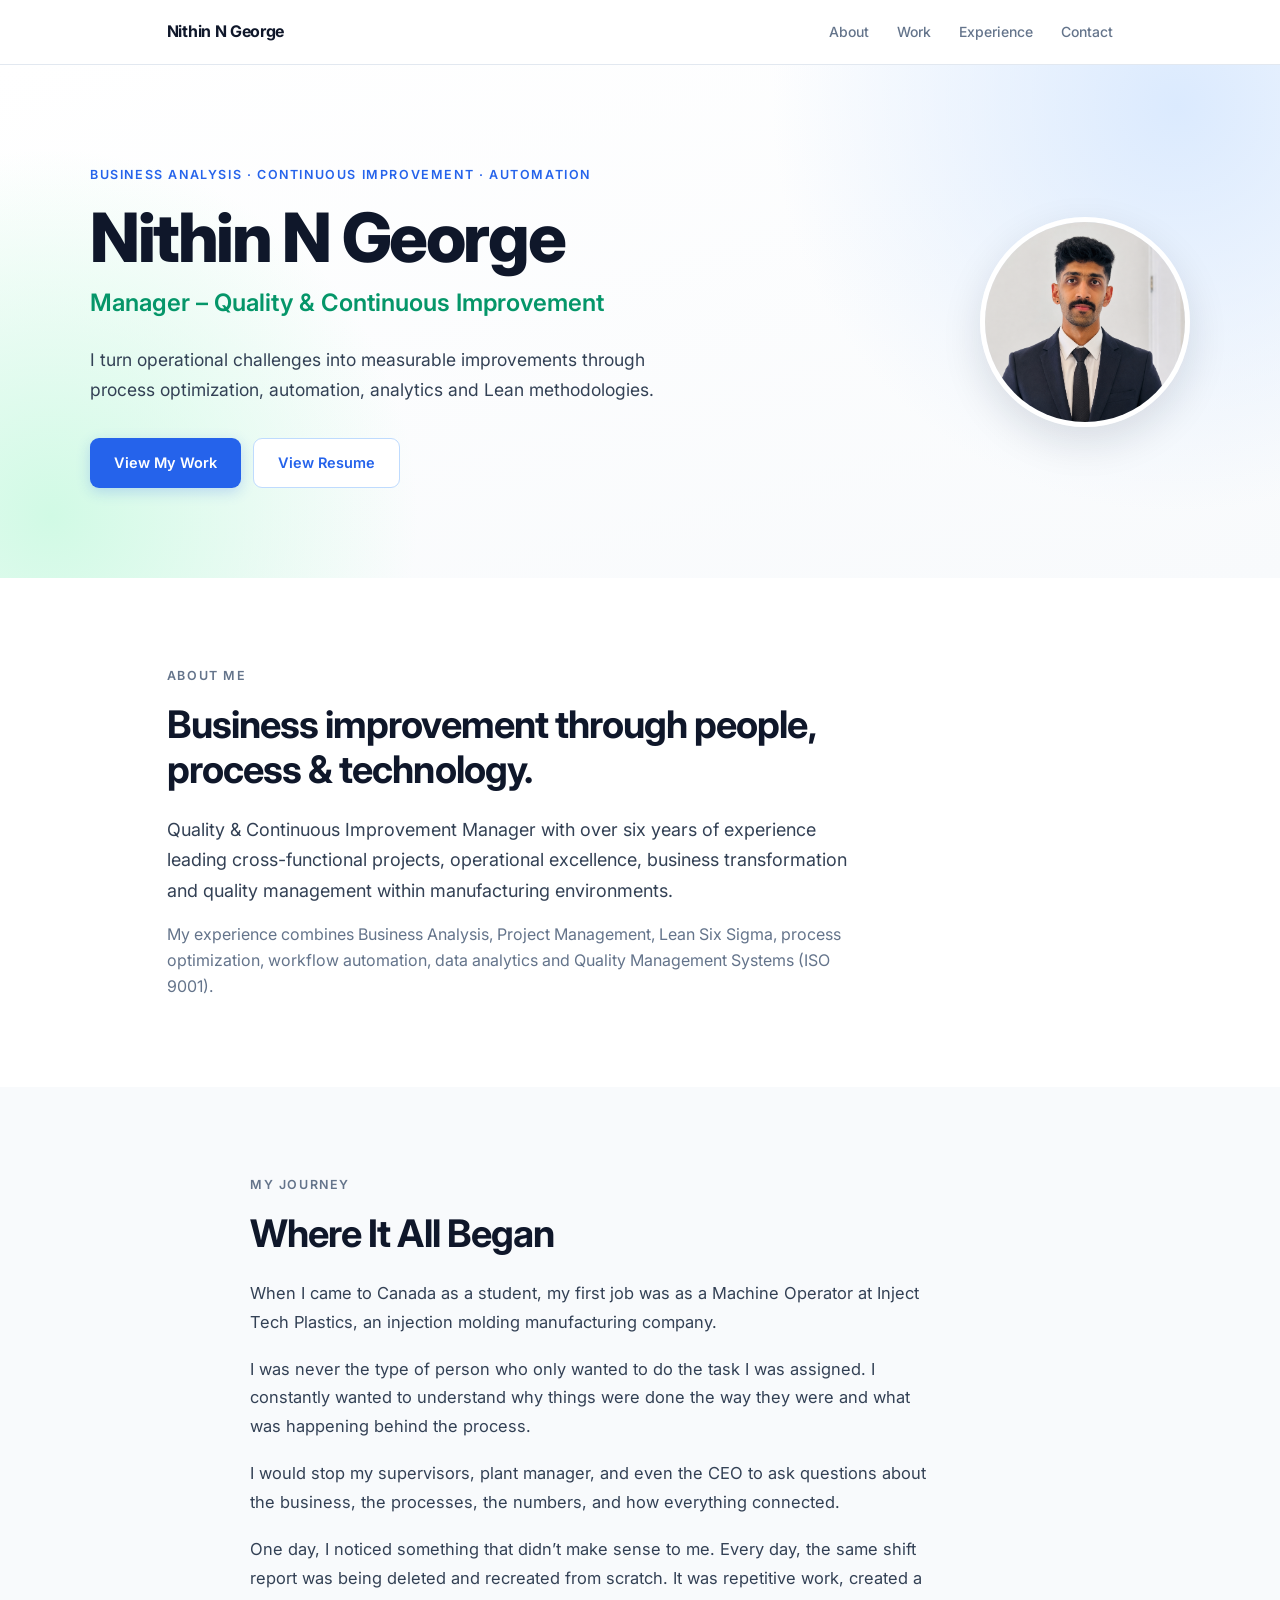
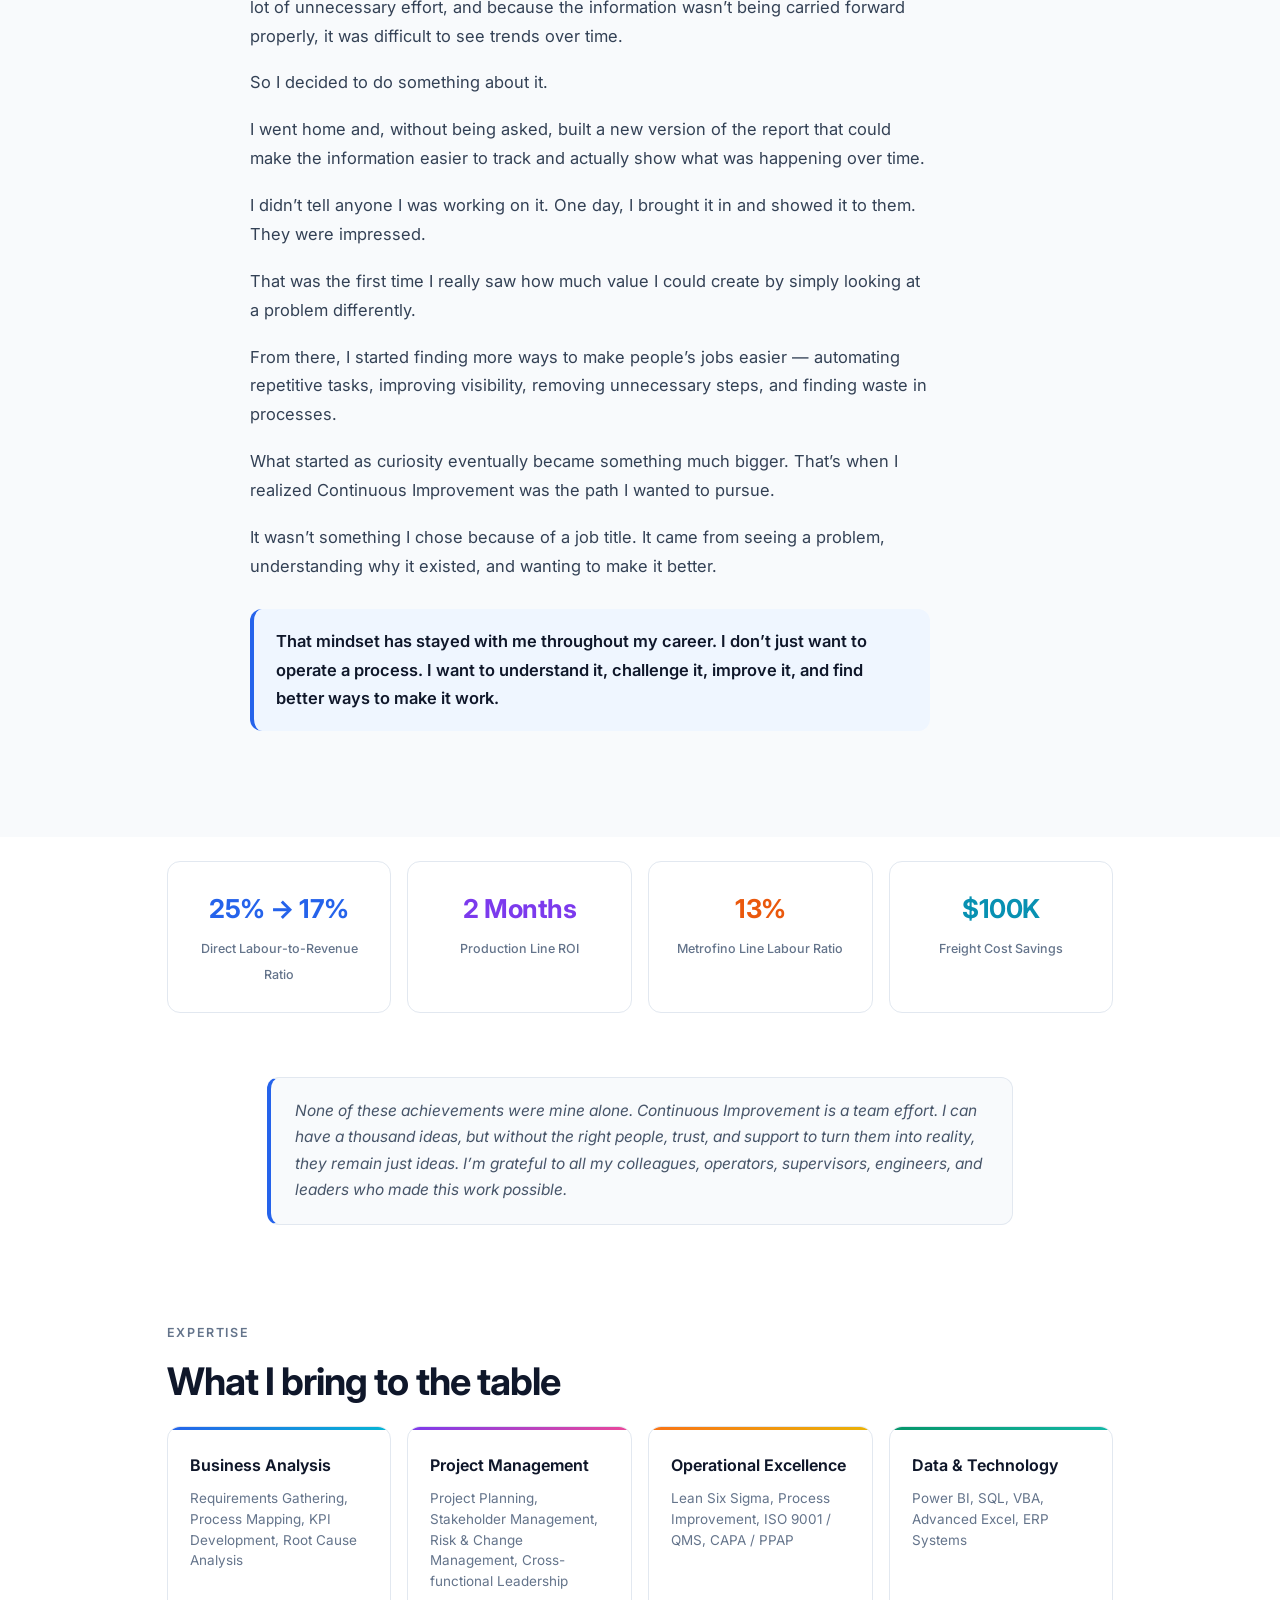
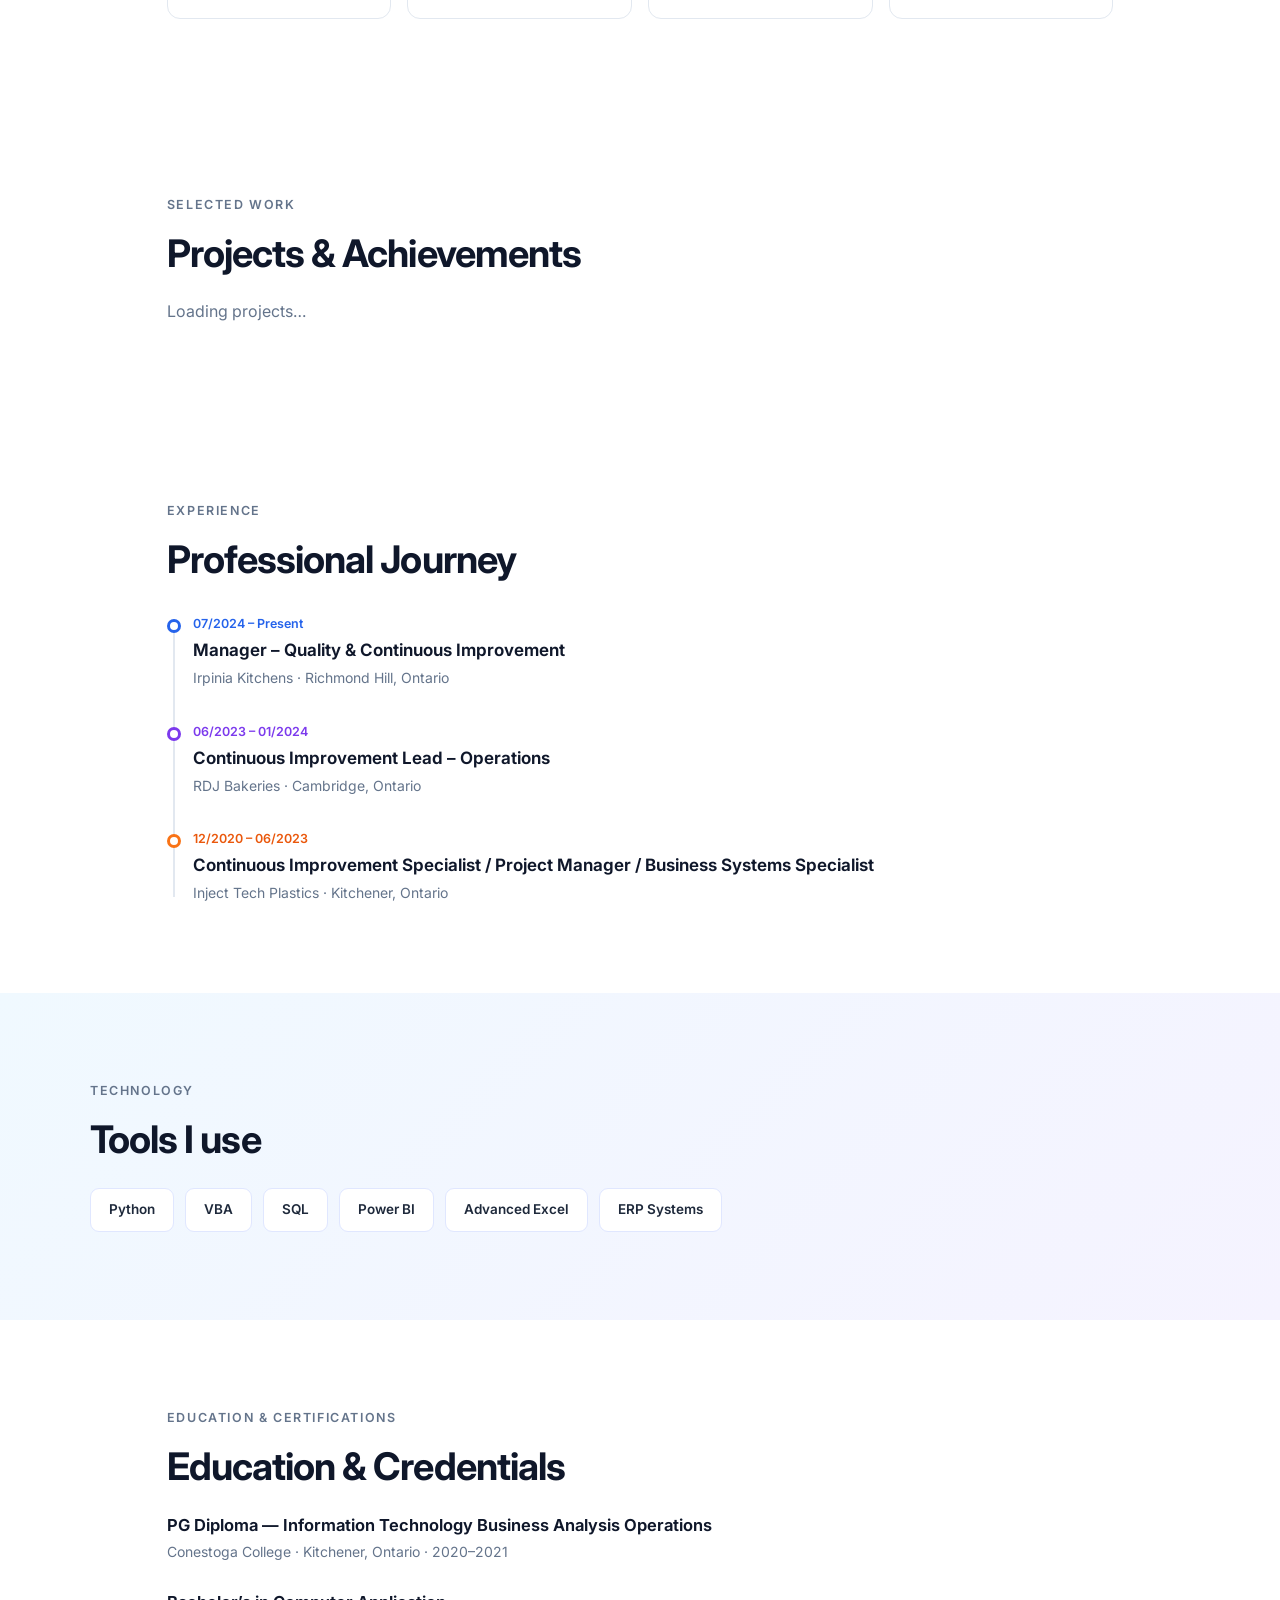
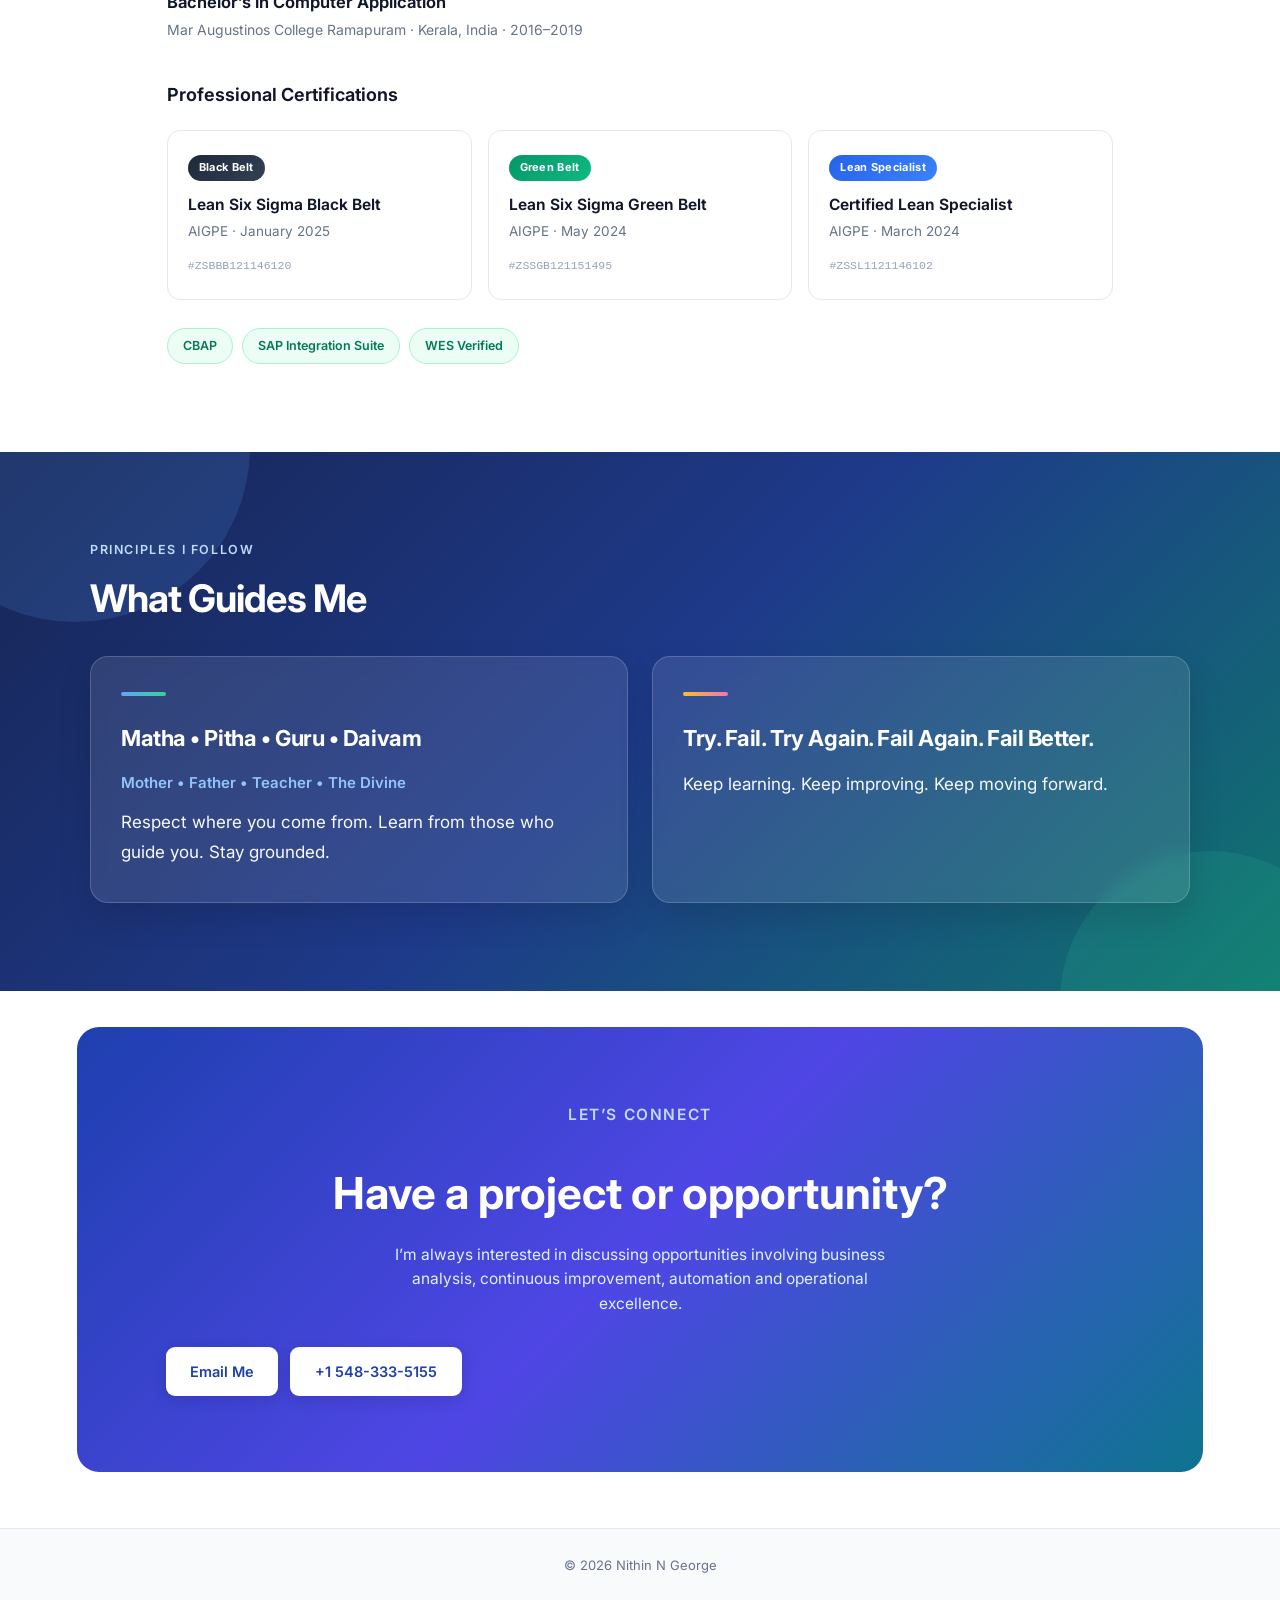
<file: index.html>
<!DOCTYPE html>
<html lang="en">
<head>
    <meta charset="UTF-8">
    <meta name="viewport" content="width=device-width, initial-scale=1.0">
    <title>Nithin N George | Portfolio</title>
    <link rel="preconnect" href="https://fonts.googleapis.com">
    <link rel="preconnect" href="https://fonts.gstatic.com" crossorigin>
    <link href="https://fonts.googleapis.com/css2?family=Inter:wght@400;500;600;700;800&display=swap" rel="stylesheet">
    <link rel="stylesheet" href="style.css">
</head>
<body>

    <!-- NAV -->
    <nav class="nav">
        <div class="nav-inner">
            <a href="#" class="logo">Nithin N George</a>
            <div class="nav-links">
                <a href="#about">About</a>
                <a href="#projects">Work</a>
                <a href="#experience">Experience</a>
                <a href="#contact">Contact</a>
            </div>
        </div>
    </nav>

    <!-- HERO -->
    <header class="hero">
        <div class="hero-content">
            <div class="hero-text">
                <p class="eyebrow">Business Analysis · Continuous Improvement · Automation</p>
                <h1>Nithin N George</h1>
                <h2>Manager – Quality & Continuous Improvement</h2>
                <p class="intro">
                    I turn operational challenges into measurable improvements through process optimization, automation, analytics and Lean methodologies.
                </p>
                <div class="buttons">
                    <a href="#projects" class="button">View My Work</a>
                    <a href="Nithin-George-Resume.pdf" class="button secondary" target="_blank">View Resume</a>
                </div>
            </div>

            <div class="hero-image">
                <img src="images/profile.jpg" alt="Nithin N George">
            </div>
        </div>
    </header>

    <!-- ABOUT -->
    <section class="section" id="about">
        <p class="section-label">About Me</p>
        <h2>Business improvement through people, process & technology.</h2>
        <p class="large-text">
            Quality & Continuous Improvement Manager with over six years of experience leading cross-functional projects, operational excellence, business transformation and quality management within manufacturing environments.
        </p>
        <p>
            My experience combines Business Analysis, Project Management, Lean Six Sigma, process optimization, workflow automation, data analytics and Quality Management Systems (ISO 9001).
        </p>
    </section>

    <!-- ORIGIN STORY -->
    <section class="section origin-story">
        <p class="section-label">My Journey</p>
        <h2>Where It All Began</h2>

        <div class="story-content">
            <p>
                When I came to Canada as a student, my first job was as a Machine Operator at Inject Tech Plastics, an injection molding manufacturing company.
            </p>
            <p>
                I was never the type of person who only wanted to do the task I was assigned. I constantly wanted to understand why things were done the way they were and what was happening behind the process.
            </p>
            <p>
                I would stop my supervisors, plant manager, and even the CEO to ask questions about the business, the processes, the numbers, and how everything connected.
            </p>
            <p>
                One day, I noticed something that didn’t make sense to me. Every day, the same shift report was being deleted and recreated from scratch. It was repetitive work, created a lot of unnecessary effort, and because the information wasn’t being carried forward properly, it was difficult to see trends over time.
            </p>
            <p>
                So I decided to do something about it.
            </p>
            <p>
                I went home and, without being asked, built a new version of the report that could make the information easier to track and actually show what was happening over time.
            </p>
            <p>
                I didn’t tell anyone I was working on it. One day, I brought it in and showed it to them. They were impressed.
            </p>
            <p>
                That was the first time I really saw how much value I could create by simply looking at a problem differently.
            </p>
            <p>
                From there, I started finding more ways to make people’s jobs easier — automating repetitive tasks, improving visibility, removing unnecessary steps, and finding waste in processes.
            </p>
            <p>
                What started as curiosity eventually became something much bigger. That’s when I realized Continuous Improvement was the path I wanted to pursue.
            </p>
            <p>
                It wasn’t something I chose because of a job title. It came from seeing a problem, understanding why it existed, and wanting to make it better.
            </p>
            <p class="story-highlight">
                That mindset has stayed with me throughout my career. I don’t just want to operate a process. I want to understand it, challenge it, improve it, and find better ways to make it work.
            </p>
        </div>
    </section>

    <!-- KEY RESULTS -->
    <section class="results">
        <div class="result">
            <strong>25% → 17%</strong>
            <span>Direct Labour-to-Revenue Ratio</span>
        </div>
        <div class="result">
            <strong>2 Months</strong>
            <span>Production Line ROI</span>
        </div>
        <div class="result">
            <strong>13%</strong>
            <span>Metrofino Line Labour Ratio</span>
        </div>
        <div class="result">
            <strong>$100K</strong>
            <span>Freight Cost Savings</span>
        </div>
    </section>

    <!-- TEAMWORK NOTE (Top) -->
    <div class="team-note-top">
        <p>
            None of these achievements were mine alone. Continuous Improvement is a team effort. 
            I can have a thousand ideas, but without the right people, trust, and support to turn them into reality, they remain just ideas. 
            I’m grateful to all my colleagues, operators, supervisors, engineers, and leaders who made this work possible.
        </p>
    </div>

    <!-- SKILLS -->
    <section class="section">
        <p class="section-label">Expertise</p>
        <h2>What I bring to the table</h2>
        <div class="skills-grid">
            <div class="skill">
                <h3>Business Analysis</h3>
                <p>Requirements Gathering, Process Mapping, KPI Development, Root Cause Analysis</p>
            </div>
            <div class="skill">
                <h3>Project Management</h3>
                <p>Project Planning, Stakeholder Management, Risk & Change Management, Cross-functional Leadership</p>
            </div>
            <div class="skill">
                <h3>Operational Excellence</h3>
                <p>Lean Six Sigma, Process Improvement, ISO 9001 / QMS, CAPA / PPAP</p>
            </div>
            <div class="skill">
                <h3>Data & Technology</h3>
                <p>Power BI, SQL, VBA, Advanced Excel, ERP Systems</p>
            </div>
        </div>
    </section>

    <!-- PROJECTS -->
    <section class="section" id="projects">
        <p class="section-label">Selected Work</p>
        <h2>Projects & Achievements</h2>
        <div class="projects-grid" id="projects-grid">
            <p>Loading projects…</p>
        </div>
    </section>

    <!-- EXPERIENCE -->
    <section class="section" id="experience">
        <p class="section-label">Experience</p>
        <h2>Professional Journey</h2>
        <div class="timeline">
            <div class="timeline-item">
                <div class="timeline-marker"></div>
                <div class="timeline-content">
                    <span>07/2024 – Present</span>
                    <h3>Manager – Quality & Continuous Improvement</h3>
                    <p>Irpinia Kitchens · Richmond Hill, Ontario</p>
                </div>
            </div>
            <div class="timeline-item">
                <div class="timeline-marker"></div>
                <div class="timeline-content">
                    <span>06/2023 – 01/2024</span>
                    <h3>Continuous Improvement Lead – Operations</h3>
                    <p>RDJ Bakeries · Cambridge, Ontario</p>
                </div>
            </div>
            <div class="timeline-item">
                <div class="timeline-marker"></div>
                <div class="timeline-content">
                    <span>12/2020 – 06/2023</span>
                    <h3>Continuous Improvement Specialist / Project Manager / Business Systems Specialist</h3>
                    <p>Inject Tech Plastics · Kitchener, Ontario</p>
                </div>
            </div>
        </div>
    </section>

    <!-- TECHNOLOGY -->
    <section class="section dark-section">
        <p class="section-label">Technology</p>
        <h2>Tools I use</h2>
        <div class="tech-list">
            <span>Python</span>
            <span>VBA</span>
            <span>SQL</span>
            <span>Power BI</span>
            <span>Advanced Excel</span>
            <span>ERP Systems</span>
        </div>
    </section>

    <!-- EDUCATION & CERTIFICATIONS -->
    <section class="section">
        <p class="section-label">Education & Certifications</p>
        <h2>Education & Credentials</h2>

        <div class="education">
            <div class="edu-item">
                <h3>PG Diploma — Information Technology Business Analysis Operations</h3>
                <p>Conestoga College · Kitchener, Ontario · 2020–2021</p>
            </div>
            <div class="edu-item">
                <h3>Bachelor’s in Computer Application</h3>
                <p>Mar Augustinos College Ramapuram · Kerala, India · 2016–2019</p>
            </div>
        </div>

        <div class="certifications-header">
            <h3>Professional Certifications</h3>
        </div>

        <div class="cert-cards">
            <div class="cert-card">
                <div class="cert-badge black-belt">Black Belt</div>
                <h4>Lean Six Sigma Black Belt</h4>
                <p>AIGPE · January 2025</p>
                <span class="cert-id">#ZSBBB121146120</span>
            </div>

            <div class="cert-card">
                <div class="cert-badge green-belt">Green Belt</div>
                <h4>Lean Six Sigma Green Belt</h4>
                <p>AIGPE · May 2024</p>
                <span class="cert-id">#ZSSGB121151495</span>
            </div>

            <div class="cert-card">
                <div class="cert-badge lean">Lean Specialist</div>
                <h4>Certified Lean Specialist</h4>
                <p>AIGPE · March 2024</p>
                <span class="cert-id">#ZSSL1121146102</span>
            </div>
        </div>

        <div class="certifications">
            <span>CBAP</span>
            <span>SAP Integration Suite</span>
            <span>WES Verified</span>
        </div>
    </section>

    <!-- PRINCIPLES -->
    
    <section class="section principles">
    
        <p class="section-label">
            Principles I Follow
        </p>
    
        <h2>
            What Guides Me
        </h2>
    
        <div class="principles-grid">
    
            <div class="principle-card">
    
                <h3>
                    Matha • Pitha • Guru • Daivam
                </h3>
    
                <p class="translation">
                    Mother • Father • Teacher • The Divine
                </p>
    
                <p class="philosophy">
                    Respect where you come from. Learn from those who guide you.
                    Stay grounded.
                </p>
    
            </div>
    
            <div class="principle-card">
    
                <h3>
                    Try. Fail. Try Again. Fail Again. Fail Better.
                </h3>
    
                <p class="philosophy">
                    Keep learning. Keep improving. Keep moving forward.
                </p>
    
            </div>
    
        </div>
    
    </section>

    <!-- CONTACT -->
    <section class="contact" id="contact">
        <p class="section-label">Let’s Connect</p>
        <h2>Have a project or opportunity?</h2>
        <p>
            I’m always interested in discussing opportunities involving business analysis, continuous improvement, automation and operational excellence.
        </p>
        <div class="contact-buttons">
            <a href="mailto:nithin.g50@gmail.com" class="button">Email Me</a>
            <a href="tel:+1 548-333-5155" class="button secondary-light"> +1 548-333-5155</a>
        </div>
    </section>

    <footer>
        <p>© 2026 Nithin N George</p>
    </footer>

<script type="module" src="portfolio.js"></script>
</body>
</html>
</file>
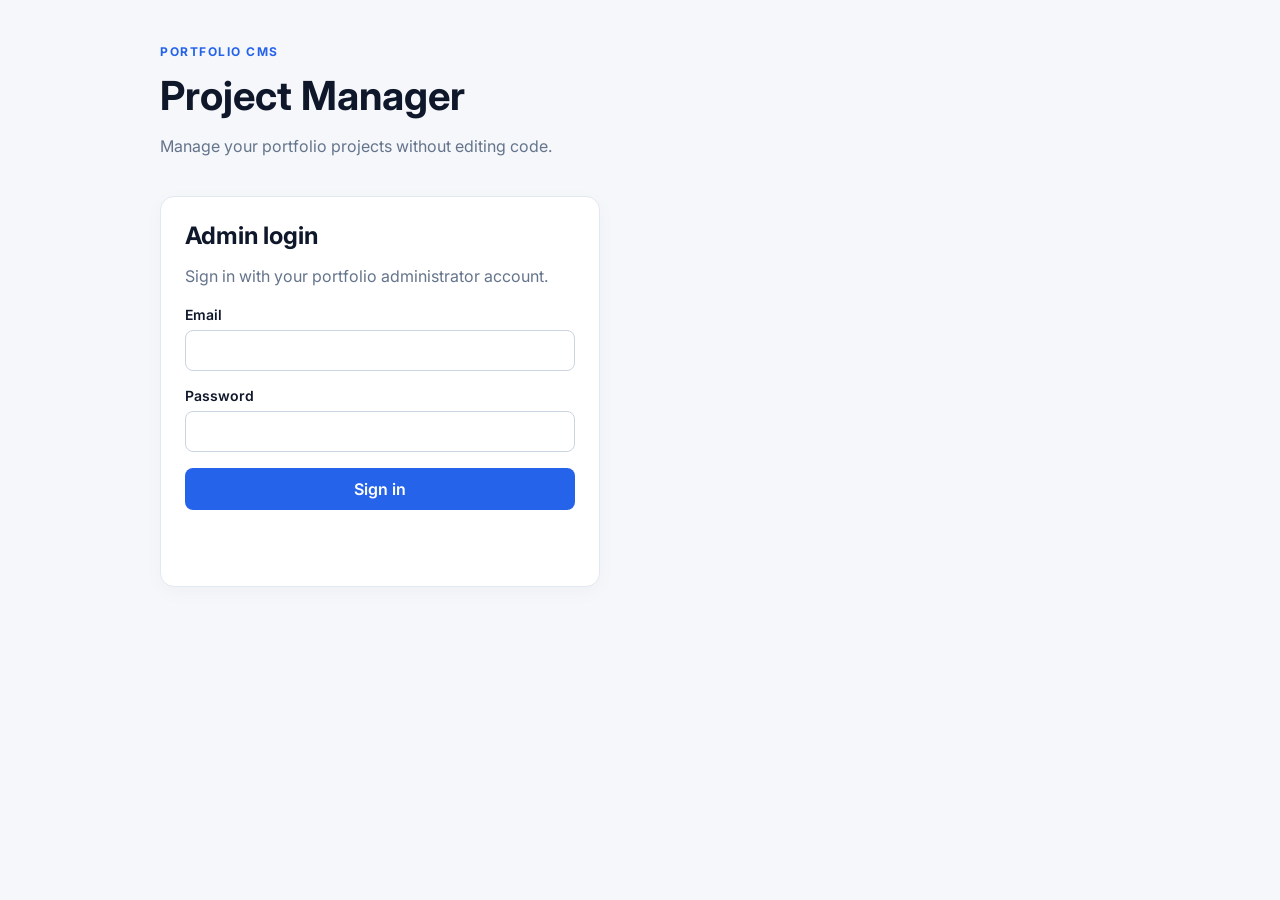
<file: admin.html>
<!doctype html>
<html lang="en">
<head>
<meta charset="utf-8">
<meta name="viewport" content="width=device-width, initial-scale=1">
<title>Portfolio CMS | Nithin N George</title>
<link rel="preconnect" href="https://fonts.googleapis.com">
<link href="https://fonts.googleapis.com/css2?family=Inter:wght@400;500;600;700&display=swap" rel="stylesheet">
<link rel="stylesheet" href="admin.css">
</head>
<body>
<div class="shell">
  <header><div><p class="eyebrow">PORTFOLIO CMS</p><h1>Project Manager</h1><p class="muted">Manage your portfolio projects without editing code.</p></div><button id="logout" class="secondary hidden">Log out</button></header>
  <section id="login-panel" class="panel login-panel">
    <h2>Admin login</h2><p class="muted">Sign in with your portfolio administrator account.</p>
    <form id="login-form"><label>Email<input id="email" type="email" required autocomplete="email"></label><label>Password<input id="password" type="password" required autocomplete="current-password"></label><button type="submit">Sign in</button></form>
    <p id="login-message" class="message"></p>
  </section>
  <section id="app-panel" class="hidden">
    <div class="toolbar"><h2>Your projects</h2><button id="new-project">+ Add project</button></div>
    <p id="status" class="message"></p>
    <div id="project-list" class="project-list"></div>
    <section id="editor" class="panel hidden">
      <div class="toolbar"><h2 id="editor-title">New project</h2><button id="close-editor" class="secondary">Close</button></div>
      <form id="project-form">
        <input id="project-id" type="hidden">
        <div class="form-grid">
          <label>Project title *<input id="title" required></label>
          <label>Company / client<input id="company"></label>
          <label>Category<input id="category" placeholder="Automation, CI, Analytics…"></label>
          <label>Start date<input id="start-date" placeholder="2025"></label>
          <label>End date<input id="end-date" placeholder="Present"></label>
          <label>Key metric / result<input id="metrics" placeholder="e.g. 25% → 17%"></label>
        </div>
        <label>Short description *<textarea id="description" required rows="3"></textarea></label>
        <label>Problem<textarea id="problem" rows="3"></textarea></label>
        <label>Solution<textarea id="solution" rows="3"></textarea></label>
        <label>Results<textarea id="results" rows="3"></textarea></label>
        <label>Skills / tools (comma separated)<input id="skills" placeholder="Lean, Power BI, Python"></label>
        <label>Cover image<input id="cover-file" type="file" accept="image/*"></label>
        <div id="cover-preview" class="preview"></div>
        <label>Gallery images (select multiple)<input id="gallery-files" type="file" accept="image/*" multiple></label>
        <div id="gallery-preview" class="preview"></div>
        <div class="checks"><label><input id="featured" type="checkbox"> Featured project</label><label><input id="published" type="checkbox"> Publish on website</label></div>
        <button type="submit" id="save-project">Save project</button>
      </form>
    </section>
  </section>
</div>
<script type="module" src="admin.js"></script>
</body></html>
</file>
<file: style.css>
/* =========================
   BASE
========================= */
:root {
    --navy: #0f172a;
    --slate: #1e293b;
    --blue: #2563eb;
    --blue-dark: #1d4ed8;
    --green: #059669;
    --text: #334155;
    --muted: #64748b;
    --border: #e2e8f0;
    --bg: #ffffff;
    --bg-soft: #f8fafc;
}

* {
    box-sizing: border-box;
    margin: 0;
    padding: 0;
}

html {
    scroll-behavior: smooth;
}

body {
    font-family: 'Inter', system-ui, -apple-system, sans-serif;
    background: var(--bg);
    color: var(--navy);
    line-height: 1.6;
    -webkit-font-smoothing: antialiased;
}

a {
    text-decoration: none;
    color: inherit;
}

/* =========================
   NAV
========================= */
.nav {
    position: sticky;
    top: 0;
    z-index: 100;
    background: rgba(255, 255, 255, 0.92);
    backdrop-filter: blur(12px);
    border-bottom: 1px solid var(--border);
}

.nav-inner {
    max-width: 1100px;
    margin: 0 auto;
    padding: 0 6%;
    height: 64px;
    display: flex;
    align-items: center;
    justify-content: space-between;
}

.logo {
    font-weight: 700;
    font-size: 16px;
    letter-spacing: -0.02em;
    color: var(--navy);
}

.nav-links {
    display: flex;
    gap: 28px;
}

.nav-links a {
    font-size: 14px;
    font-weight: 500;
    color: var(--muted);
    transition: color 0.2s;
}

.nav-links a:hover {
    color: var(--blue);
}

/* =========================
   HERO
========================= */
.hero {
    padding: 100px 6% 90px;
    background:
        radial-gradient(circle at 92% 8%, #dbeafe 0%, transparent 32%),
        radial-gradient(circle at 4% 88%, #d1fae5 0%, transparent 28%),
        linear-gradient(165deg, #ffffff 0%, #f8fafc 100%);
}

.hero-content {
    max-width: 1100px;
    margin: 0 auto;
    display: flex;
    align-items: center;
    justify-content: space-between;
    gap: 50px;
}

.hero-text {
    flex: 1;
    max-width: 620px;
}

.eyebrow,
.section-label {
    color: var(--blue);
    font-size: 12.5px;
    font-weight: 600;
    letter-spacing: 1.6px;
    text-transform: uppercase;
    margin-bottom: 16px;
}

.hero h1 {
    font-size: clamp(46px, 7vw, 68px);
    font-weight: 800;
    line-height: 1.08;
    letter-spacing: -0.035em;
    color: var(--navy);
    margin-bottom: 10px;
}

.hero h2 {
    font-size: clamp(18px, 2.6vw, 24px);
    font-weight: 600;
    color: var(--green);
    margin-bottom: 22px;
}

.intro {
    font-size: 17.5px;
    color: var(--text);
    max-width: 580px;
    margin-bottom: 34px;
    line-height: 1.7;
}

.hero-image {
    flex-shrink: 0;
}

.hero-image img {
    width: 210px;
    height: 210px;
    object-fit: cover;
    border-radius: 50%;
    border: 5px solid white;
    box-shadow: 0 15px 40px rgba(15, 23, 42, 0.12);
}

/* =========================
   BUTTONS
========================= */
.buttons,
.contact-buttons {
    display: flex;
    gap: 12px;
    flex-wrap: wrap;
}

.button {
    display: inline-flex;
    align-items: center;
    padding: 12px 24px;
    background: var(--blue);
    color: white;
    border-radius: 9px;
    font-weight: 600;
    font-size: 14.5px;
    transition: all 0.22s ease;
    box-shadow: 0 4px 14px rgba(37, 99, 235, 0.22);
}

.button:hover {
    background: var(--blue-dark);
    transform: translateY(-2px);
    box-shadow: 0 8px 20px rgba(37, 99, 235, 0.28);
}

.button.secondary {
    background: white;
    color: var(--blue);
    border: 1.5px solid #bfdbfe;
    box-shadow: none;
}

.button.secondary:hover {
    background: #eff6ff;
    border-color: #93c5fd;
}

.button.secondary-light {
    background: rgba(255, 255, 255, 0.15);
    color: white;
    border: 1.5px solid rgba(255, 255, 255, 0.35);
    box-shadow: none;
}

.button.secondary-light:hover {
    background: rgba(255, 255, 255, 0.25);
}

/* =========================
   SECTIONS
========================= */
.section {
    padding: 88px 6%;
    max-width: 1100px;
    margin: 0 auto;
}

.section h2 {
    font-size: clamp(28px, 4.2vw, 38px);
    font-weight: 700;
    line-height: 1.2;
    letter-spacing: -0.025em;
    color: var(--navy);
    margin-bottom: 22px;
    max-width: 680px;
}

.section p {
    color: var(--muted);
    max-width: 680px;
}

.large-text {
    font-size: 18px;
    color: var(--text) !important;
    margin-bottom: 16px;
    line-height: 1.7;
}

/* =========================
   ORIGIN STORY
========================= */
.origin-story {
    background: #f8fafc;
    max-width: none;
    padding-left: 6%;
    padding-right: 6%;
}

.origin-story .section-label,
.origin-story h2,
.origin-story .story-content {
    max-width: 780px;
    margin-left: auto;
    margin-right: auto;
}

.story-content p {
    font-size: 16.5px;
    line-height: 1.75;
    color: #334155;
    margin-bottom: 18px;
}

.story-highlight {
    font-weight: 600;
    color: #0f172a !important;
    background: #eff6ff;
    padding: 18px 22px;
    border-radius: 12px;
    border-left: 4px solid #2563eb;
    margin-top: 28px;
}

/* =========================
   RESULTS
========================= */
.results {
    display: grid;
    grid-template-columns: repeat(4, 1fr);
    gap: 16px;
    padding: 24px 6%;
    max-width: 1100px;
    margin: 0 auto;
}

.result {
    background: white;
    border: 1px solid var(--border);
    border-radius: 13px;
    padding: 26px 18px;
    text-align: center;
    transition: all 0.22s ease;
}

.result:hover {
    transform: translateY(-4px);
    box-shadow: 0 12px 28px rgba(15, 23, 42, 0.07);
}

.result strong {
    display: block;
    font-size: 26px;
    font-weight: 700;
    color: var(--blue);
    margin-bottom: 5px;
    letter-spacing: -0.02em;
}

.result:nth-child(2) strong { color: #7c3aed; }
.result:nth-child(3) strong { color: #ea580c; }
.result:nth-child(4) strong { color: #0891b2; }

.result span {
    font-size: 12.5px;
    color: var(--muted);
    font-weight: 500;
}

/* =========================
   TEAMWORK NOTE (TOP)
========================= */
.team-note-top {
    max-width: 900px;
    margin: 40px auto 10px;
    padding: 0 6%;
}

.team-note-top p {
    background: #f8fafc;
    border: 1px solid #e2e8f0;
    border-left: 4px solid #2563eb;
    border-radius: 12px;
    padding: 20px 24px;
    font-size: 15.5px;
    line-height: 1.7;
    color: #475569;
    font-style: italic;
    margin: 0;
}

/* =========================
   SKILLS
========================= */
.skills-grid {
    display: grid;
    grid-template-columns: repeat(4, 1fr);
    gap: 16px;
    margin-top: 10px;
}

.skill {
    background: white;
    border: 1px solid var(--border);
    border-radius: 13px;
    padding: 26px 22px;
    transition: all 0.22s ease;
    position: relative;
    overflow: hidden;
}

.skill::before {
    content: "";
    position: absolute;
    top: 0;
    left: 0;
    right: 0;
    height: 3px;
    background: linear-gradient(90deg, #2563eb, #06b6d4);
}

.skill:nth-child(2)::before { background: linear-gradient(90deg, #7c3aed, #ec4899); }
.skill:nth-child(3)::before { background: linear-gradient(90deg, #f97316, #eab308); }
.skill:nth-child(4)::before { background: linear-gradient(90deg, #059669, #14b8a6); }

.skill:hover {
    transform: translateY(-5px);
    box-shadow: 0 14px 30px rgba(15, 23, 42, 0.07);
}

.skill h3 {
    font-size: 16px;
    font-weight: 650;
    color: var(--navy);
    margin-bottom: 9px;
}

.skill p {
    font-size: 13.5px;
    color: var(--muted);
    line-height: 1.55;
}

/* =========================
   PROJECTS
========================= */
.projects-grid {
    display: grid;
    grid-template-columns: repeat(3, 1fr);
    gap: 18px;
    margin-top: 10px;
}

.project {
    background: white;
    border: 1px solid var(--border);
    border-radius: 13px;
    padding: 26px;
    transition: all 0.22s ease;
    display: flex;
    flex-direction: column;
}

.project:hover {
    transform: translateY(-5px);
    box-shadow: 0 16px 36px rgba(15, 23, 42, 0.08);
}

.project > span {
    display: inline-block;
    width: fit-content;
    padding: 3px 9px;
    border-radius: 6px;
    background: #eff6ff;
    color: var(--blue);
    font-size: 11.5px;
    font-weight: 700;
    letter-spacing: 0.3px;
}

.project:nth-child(2) > span { background: #f5f3ff; color: #7c3aed; }
.project:nth-child(3) > span { background: #fff7ed; color: #ea580c; }
.project:nth-child(4) > span { background: #eff6ff; color: #2563eb; }
.project:nth-child(5) > span { background: #fdf2f8; color: #db2777; }
.project:nth-child(6) > span { background: #f0fdfa; color: #0f766e; }

.project h3 {
    font-size: 17px;
    font-weight: 650;
    color: var(--navy);
    margin: 13px 0 9px;
}

.project p {
    font-size: 14px;
    color: var(--muted);
    line-height: 1.6;
    flex-grow: 1;
    margin-bottom: 16px;
}

.project strong {
    display: inline-block;
    padding: 4px 11px;
    border-radius: 20px;
    background: #f1f5f9;
    color: var(--slate);
    font-size: 12px;
    font-weight: 600;
}

/* =========================
   EXPERIENCE
========================= */
.timeline {
    margin-top: 32px;
    position: relative;
    padding-left: 26px;
}

.timeline::before {
    content: "";
    position: absolute;
    left: 6px;
    top: 8px;
    bottom: 8px;
    width: 2px;
    background: #e2e8f0;
}

.timeline-item {
    position: relative;
    padding-bottom: 32px;
}

.timeline-item:last-child {
    padding-bottom: 0;
}

.timeline-marker {
    position: absolute;
    left: -26px;
    top: 5px;
    width: 14px;
    height: 14px;
    border-radius: 50%;
    background: white;
    border: 3px solid var(--blue);
    z-index: 1;
}

.timeline-item:nth-child(2) .timeline-marker { border-color: #7c3aed; }
.timeline-item:nth-child(3) .timeline-marker { border-color: #f97316; }

.timeline-content span {
    font-size: 12.5px;
    font-weight: 600;
    color: var(--blue);
    display: block;
    margin-bottom: 3px;
}

.timeline-item:nth-child(2) .timeline-content span { color: #7c3aed; }
.timeline-item:nth-child(3) .timeline-content span { color: #ea580c; }

.timeline-content h3 {
    font-size: 17px;
    font-weight: 650;
    color: var(--navy);
    margin-bottom: 3px;
}

.timeline-content p {
    font-size: 14px;
    color: var(--muted);
}

/* =========================
   TECHNOLOGY
========================= */
.dark-section {
    max-width: none;
    background: linear-gradient(135deg, #f0f9ff 0%, #f5f3ff 100%);
    padding-left: 6%;
    padding-right: 6%;
}

.dark-section .section-label,
.dark-section h2 {
    max-width: 1100px;
    margin-left: auto;
    margin-right: auto;
}

.tech-list {
    display: flex;
    flex-wrap: wrap;
    gap: 11px;
    margin-top: 26px;
    max-width: 1100px;
    margin-left: auto;
    margin-right: auto;
}

.tech-list span {
    padding: 10px 18px;
    background: white;
    border: 1px solid #e0e7ff;
    border-radius: 9px;
    font-size: 13.5px;
    font-weight: 600;
    color: var(--slate);
    transition: all 0.2s ease;
}

.tech-list span:hover {
    border-color: #93c5fd;
    color: var(--blue);
    transform: translateY(-2px);
}

/* =========================
   EDUCATION
========================= */
.education {
    margin-top: 14px;
}

.edu-item {
    margin-bottom: 26px;
}

.edu-item h3 {
    font-size: 16.5px;
    font-weight: 650;
    color: var(--navy);
    margin-bottom: 3px;
}

.edu-item p {
    font-size: 14px;
    color: var(--muted);
}

/* =========================
   CERTIFICATIONS
========================= */
.certifications-header {
    margin-top: 40px;
    margin-bottom: 20px;
}

.certifications-header h3 {
    font-size: 18px;
    font-weight: 650;
    color: var(--navy);
}

.cert-cards {
    display: grid;
    grid-template-columns: repeat(3, 1fr);
    gap: 16px;
    margin-bottom: 28px;
}

.cert-card {
    background: white;
    border: 1px solid var(--border);
    border-radius: 13px;
    padding: 22px 20px;
    transition: all 0.22s ease;
}

.cert-card:hover {
    transform: translateY(-4px);
    box-shadow: 0 12px 28px rgba(15, 23, 42, 0.07);
}

.cert-badge {
    display: inline-block;
    padding: 4px 11px;
    border-radius: 20px;
    font-size: 11px;
    font-weight: 700;
    letter-spacing: 0.3px;
    margin-bottom: 12px;
    color: white;
}

.cert-badge.black-belt {
    background: linear-gradient(135deg, #1e293b, #334155);
}

.cert-badge.green-belt {
    background: linear-gradient(135deg, #059669, #10b981);
}

.cert-badge.lean {
    background: linear-gradient(135deg, #2563eb, #3b82f6);
}

.cert-card h4 {
    font-size: 15.5px;
    font-weight: 650;
    color: var(--navy);
    margin-bottom: 4px;
}

.cert-card p {
    font-size: 13.5px;
    color: var(--muted);
    margin-bottom: 8px;
}

.cert-id {
    font-size: 11.5px;
    color: #94a3b8;
    font-family: ui-monospace, SFMono-Regular, Menlo, monospace;
}

.certifications {
    display: flex;
    flex-wrap: wrap;
    gap: 9px;
    margin-top: 8px;
}

.certifications span {
    padding: 7px 15px;
    background: #ecfdf5;
    border: 1px solid #a7f3d0;
    border-radius: 30px;
    font-size: 12.5px;
    font-weight: 600;
    color: #047857;
}

/* =========================
   CONTACT
========================= */
.contact {
    text-align: center;
    margin: 36px 6% 56px;
    padding: 76px 7%;
    border-radius: 22px;
    background: linear-gradient(135deg, #1e40af 0%, #4f46e5 50%, #0e7490 100%);
    color: white;
}

.contact .section-label {
    color: #bfdbfe;
}

.contact h2 {
    font-size: clamp(30px, 4.8vw, 44px);
    color: white;
    margin-bottom: 14px;
    max-width: none;
}

.contact p {
    max-width: 520px;
    margin: 0 auto 30px;
    color: #e0f2fe;
    font-size: 15.5px;
}

.contact .button {
    background: white;
    color: #1e40af;
    box-shadow: 0 4px 16px rgba(0, 0, 0, 0.12);
}

.contact .button:hover {
    background: #f8fafc;
}

/* =========================
   FOOTER
========================= */
footer {
    padding: 26px;
    text-align: center;
    background: var(--bg-soft);
    color: var(--muted);
    font-size: 13px;
    border-top: 1px solid var(--border);
}

/* =========================
   PRINCIPLES
========================= */

.principles {
    background:
        linear-gradient(
            135deg,
            #172554 0%,
            #1e3a8a 50%,
            #0f766e 100%
        );

    max-width: none;

    padding-left: 6%;
    padding-right: 6%;

    color: white;

    position: relative;

    overflow: hidden;
}

/* Soft background glow */

.principles::before {
    content: "";

    position: absolute;

    width: 350px;
    height: 350px;

    background: rgba(96, 165, 250, 0.15);

    border-radius: 50%;

    top: -180px;
    left: -100px;

    animation: principleFloat 10s ease-in-out infinite;
}

.principles::after {
    content: "";

    position: absolute;

    width: 300px;
    height: 300px;

    background: rgba(52, 211, 153, 0.12);

    border-radius: 50%;

    bottom: -160px;
    right: -80px;

    animation: principleFloatReverse 12s ease-in-out infinite;
}


/* Keep content above background effects */

.principles > * {
    position: relative;

    z-index: 2;
}


/* Section label */

.principles .section-label {
    color: #bfdbfe;

    max-width: 1100px;

    margin-left: auto;
    margin-right: auto;
}


/* Main heading */

.principles h2 {
    color: white;

    max-width: 1100px;

    margin-left: auto;
    margin-right: auto;

    margin-bottom: 35px;
}


/* Two principle cards */

.principles-grid {
    display: grid;

    grid-template-columns: repeat(2, 1fr);

    gap: 24px;

    max-width: 1100px;

    margin: 30px auto 0;
}


/* Individual cards */

.principle-card {
    background: rgba(255, 255, 255, 0.10);

    border: 1px solid rgba(255, 255, 255, 0.18);

    border-radius: 18px;

    padding: 35px 30px;

    backdrop-filter: blur(8px);

    -webkit-backdrop-filter: blur(8px);

    box-shadow:
        0 15px 35px rgba(0, 0, 0, 0.12);

    transition:
        transform 0.35s ease,
        background 0.35s ease,
        border-color 0.35s ease,
        box-shadow 0.35s ease;
}


/* Card hover */

.principle-card:hover {
    transform: translateY(-7px);

    background: rgba(255, 255, 255, 0.15);

    border-color: rgba(255, 255, 255, 0.35);

    box-shadow:
        0 22px 45px rgba(0, 0, 0, 0.18);
}


/* Card headings */

.principle-card h3 {
    font-size: 22px;

    font-weight: 700;

    color: white;

    margin-bottom: 14px;

    letter-spacing: -0.02em;
}


/* Card text */

.principle-card p {
    font-size: 16px;

    line-height: 1.7;

    color: #dbeafe;

    margin: 0;

    max-width: none;
}


/* Translation */

.principle-card .translation {
    color: #93c5fd;

    font-size: 15px;

    font-weight: 600;

    margin-bottom: 12px;
}


/* Philosophy statement */

.principle-card .philosophy {
    color: #f8fafc;

    font-size: 17px;

    line-height: 1.75;
}


/* Decorative line */

.principle-card::before {
    content: "";

    display: block;

    width: 45px;

    height: 4px;

    border-radius: 10px;

    background: linear-gradient(
        90deg,
        #60a5fa,
        #34d399
    );

    margin-bottom: 25px;
}


/* Different accent for second card */

.principle-card:nth-child(2)::before {
    background: linear-gradient(
        90deg,
        #fbbf24,
        #f472b6
    );
}


/* Floating background animations */

@keyframes principleFloat {

    0%,
    100% {
        transform: translate(0, 0);
    }

    50% {
        transform: translate(50px, 35px);
    }
}


@keyframes principleFloatReverse {

    0%,
    100% {
        transform: translate(0, 0);
    }

    50% {
        transform: translate(-40px, -30px);
    }
}


/* =========================
   MOBILE
========================= */

@media (max-width: 700px) {

    .principles {
        padding-left: 6%;
        padding-right: 6%;
    }

    .principles-grid {
        grid-template-columns: 1fr;

        gap: 18px;
    }

    .principle-card {
        padding: 28px 24px;
    }

    .principle-card h3 {
        font-size: 20px;
    }

    .principle-card .philosophy {
        font-size: 16px;
    }

}

/* =========================
   RESPONSIVE
========================= */
@media (max-width: 980px) {
    .skills-grid,
    .projects-grid {
        grid-template-columns: repeat(2, 1fr);
    }
    .results {
        grid-template-columns: repeat(2, 1fr);
    }
    .cert-cards {
        grid-template-columns: 1fr;
    }
}

@media (max-width: 900px) {
    .hero-content {
        flex-direction: column-reverse;
        text-align: center;
        gap: 35px;
    }

    .hero-text {
        max-width: 100%;
    }

    .hero-image img {
        width: 170px;
        height: 170px;
    }

    .buttons {
        justify-content: center;
    }
}

@media (max-width: 640px) {
    .nav-links {
        display: none;
    }

    .hero {
        padding: 70px 5.5% 60px;
    }

    .section {
        padding: 68px 5.5%;
    }

    .results {
        grid-template-columns: 1fr;
        padding: 18px 5.5%;
    }

    .skills-grid,
    .projects-grid {
        grid-template-columns: 1fr;
    }

    .contact {
        margin: 20px 4.5% 40px;
        padding: 56px 5.5%;
    }

    .hero h1 {
        font-size: 40px;
    }
}

/* Portfolio CMS project media */
.cms-project .project-cover{width:100%;height:190px;object-fit:cover;border-radius:10px;margin-bottom:14px;display:block}
.cms-project details{margin-top:12px;color:var(--blue);font-size:14px}
.cms-project summary{cursor:pointer;font-weight:600}
.project-gallery{display:flex;gap:10px;overflow:auto;padding:12px 0}
.project-gallery img{height:120px;width:auto;max-width:220px;object-fit:cover;border-radius:8px}
</file>
<file: admin.css>
:root{--navy:#0f172a;--blue:#2563eb;--green:#059669;--muted:#64748b;--border:#e2e8f0;--soft:#f8fafc}*{box-sizing:border-box}body{margin:0;background:#f5f7fb;color:var(--navy);font-family:Inter,system-ui,sans-serif}button,input,textarea{font:inherit}button{border:0;border-radius:8px;padding:11px 16px;background:var(--blue);color:#fff;font-weight:600;cursor:pointer}button.secondary{background:#e2e8f0;color:var(--navy)}button.danger{background:#dc2626}button:disabled{opacity:.6;cursor:wait}.shell{max-width:1000px;margin:0 auto;padding:32px 20px}header,.toolbar{display:flex;justify-content:space-between;align-items:center;gap:16px}h1{font-size:clamp(28px,5vw,40px);margin:0 0 8px}h2{margin:0 0 8px}.eyebrow{color:var(--blue);font-size:12px;font-weight:700;letter-spacing:1.5px}.muted{color:var(--muted)}.panel{background:#fff;border:1px solid var(--border);border-radius:14px;padding:24px;margin-top:24px;box-shadow:0 5px 20px #0f172a08}.login-panel{max-width:440px}form{display:grid;gap:16px;margin-top:20px}label{display:grid;gap:7px;font-size:14px;font-weight:600}input,textarea{width:100%;border:1px solid #cbd5e1;border-radius:8px;padding:11px;background:#fff;color:var(--navy)}textarea{resize:vertical}.form-grid{display:grid;grid-template-columns:repeat(2,minmax(0,1fr));gap:16px}.checks{display:flex;gap:24px;flex-wrap:wrap}.checks label{display:flex;align-items:center;gap:8px}.checks input{width:auto}.project-list{display:grid;gap:12px;margin:20px 0}.project-row{display:flex;align-items:center;gap:16px;background:#fff;border:1px solid var(--border);border-radius:12px;padding:14px}.project-row img{width:76px;height:64px;object-fit:cover;border-radius:8px;background:var(--soft)}.project-info{flex:1;min-width:0}.project-info h3{margin:0 0 4px;font-size:16px}.project-info p{margin:0;color:var(--muted);font-size:13px}.badge{font-size:12px;border-radius:99px;padding:5px 9px;background:#e2e8f0;white-space:nowrap}.badge.live{background:#dcfce7;color:#166534}.row-actions{display:flex;gap:8px}.preview{display:flex;gap:10px;flex-wrap:wrap}.preview img{width:100px;height:80px;object-fit:cover;border-radius:8px}.message{min-height:20px;color:var(--green)}.hidden{display:none!important}@media(max-width:650px){.form-grid{grid-template-columns:1fr}.project-row{flex-wrap:wrap}.row-actions{width:100%}.shell{padding:22px 14px}.panel{padding:18px}}
</file>
